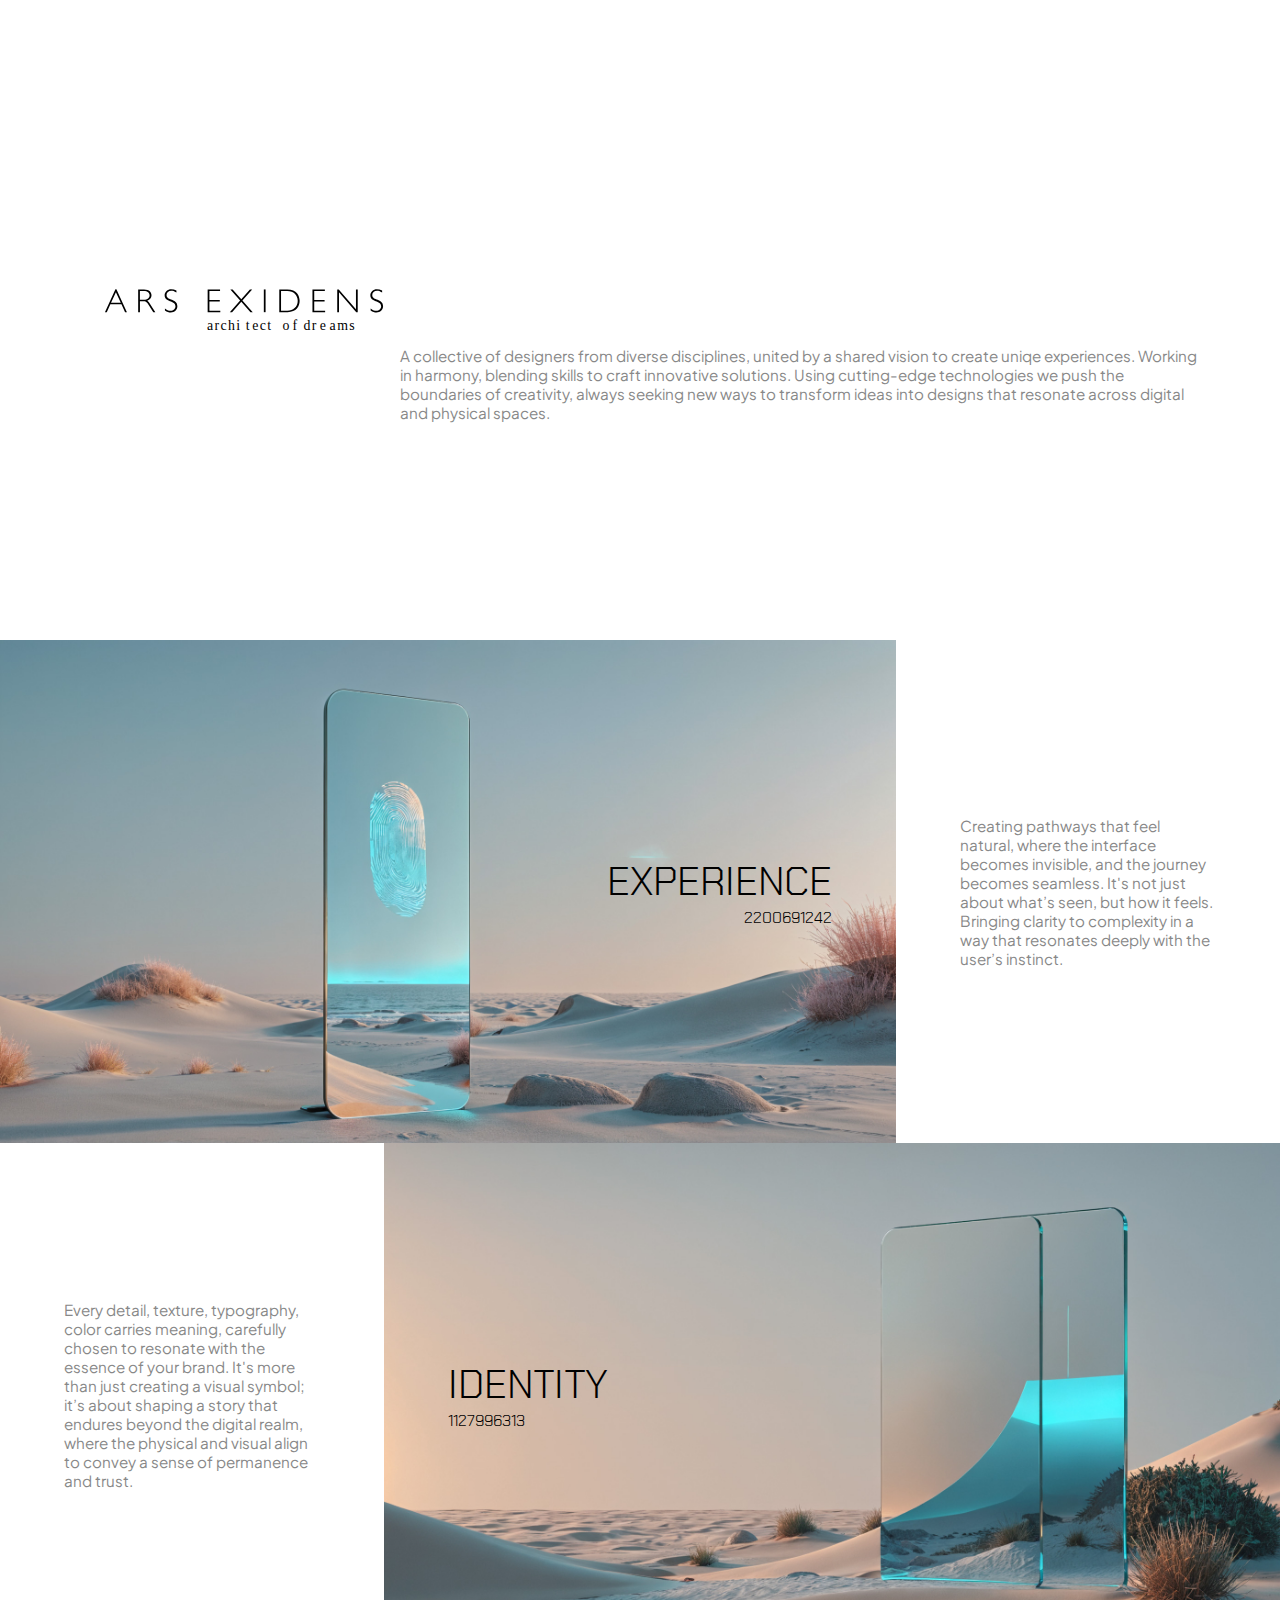
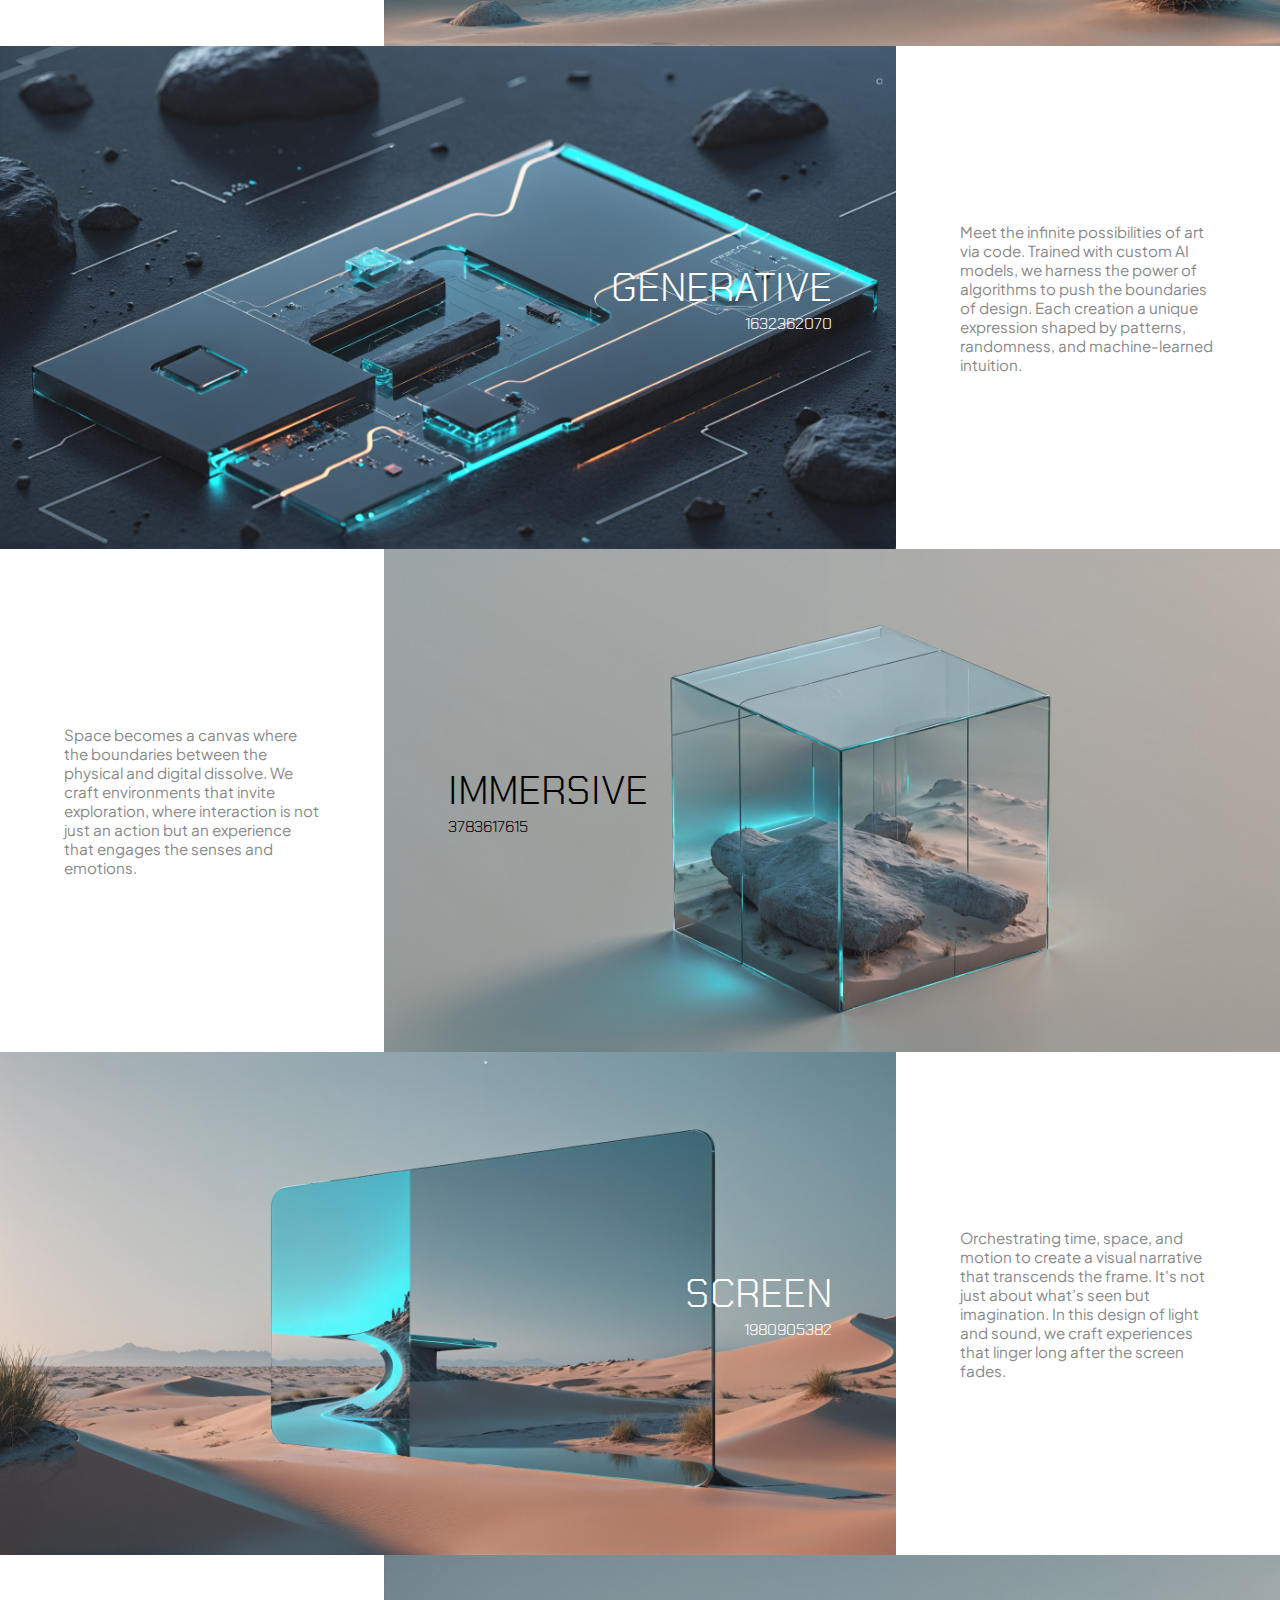
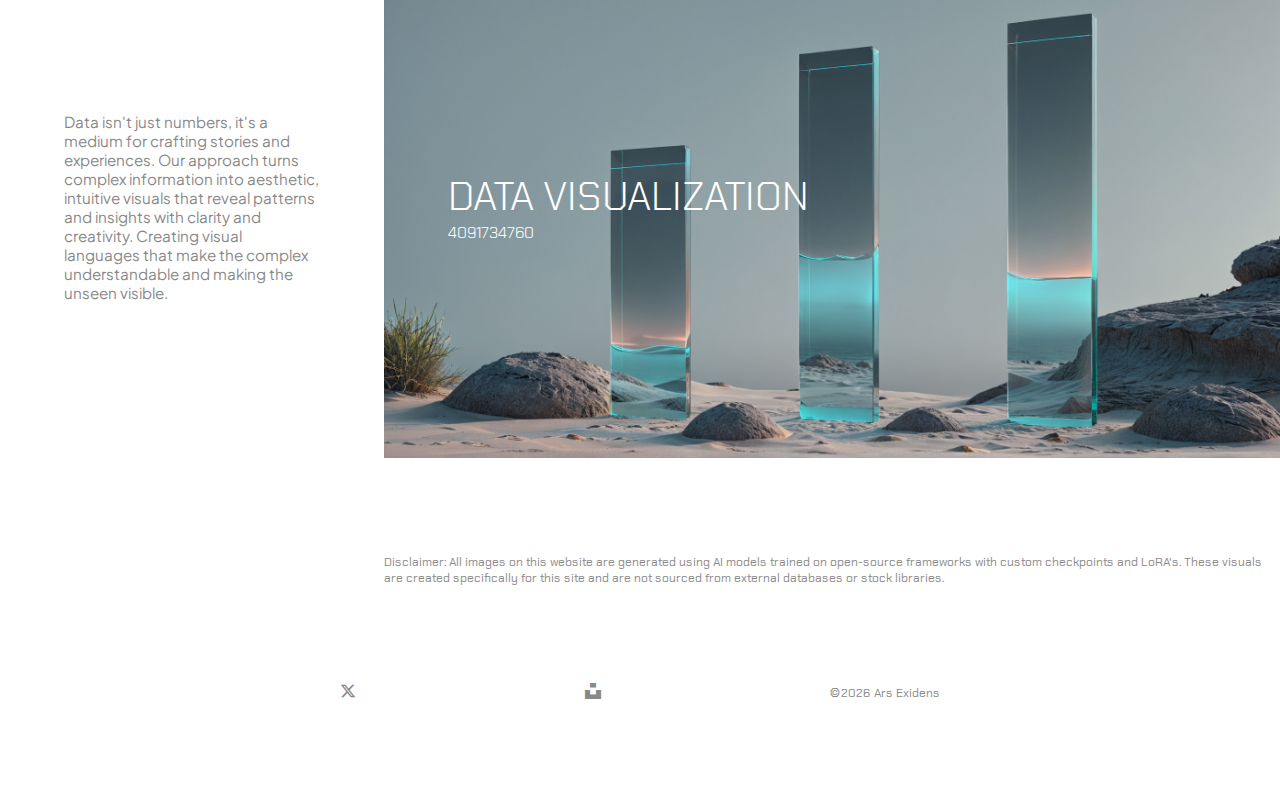
<file: index.html>
<!DOCTYPE html>
<html lang="en">
<head>
    <meta charset="UTF-8">
    <meta name="viewport" content="width=device-width, initial-scale=1.0">
    <title>ARS EXIDENS</title>
    <link rel="stylesheet" href="style.css">
    <link rel="stylesheet" href="icomoon/style.css">
    <!-- Favicon -->
    <link rel="icon" href="/favicon/favicon.ico" type="image/x-icon">
    <link rel="icon" href="/favicon/favicon-32x32.png" type="image/png">
</head>
<body>
    <!-- <header>
        <img src="img/logo.svg" alt="">
        <ul class="menu">
          <li>About Us</li>
          <li>experince</li>
          <li>identity</li>
          <li>generative</li>
          <li>immersive</li>
          <li>screen</li>
          <li>data visualization</li>
        </ul>
    </header> -->
    <section class="section header">
      <div class="logo">
        <img src="img/logo.svg" alt="">
      </div>
      <div class="about">
        A collective of designers from diverse disciplines, united by a shared vision to create uniqe experiences. Working in harmony, blending skills to craft innovative solutions. Using cutting-edge technologies we push the boundaries of creativity, always seeking new ways to transform ideas into designs that resonate across digital and physical spaces.
      </div>
    </section>
    <section class="section experience">
      <div class="image">
        <div class="text-group">
          <div class="title">experience</div>
          <div class="seed">2200691242</div>
        </div>
        <img src="img/2200691242-blank.jpg" alt="experince">
      </div>
      <div class="text">
        <div class="title">experience</div>
        <div class="info">
          Creating pathways that feel natural, where the interface becomes invisible, and the journey becomes seamless. It's not just about what’s seen, but how it feels. Bringing clarity to complexity in a way that resonates deeply with the user’s instinct.
        </div>
        <div class="seed">2200691242</div>
      </div>
    </section>

    <section class="section identity reverse">
      <div class="image">
        <div class="text-group">
          <div class="title">identity</div>
          <div class="seed">1127996313</div>
        </div>
        <img src="img/1127996313-blank.jpg" alt="identity">
      </div>
      <div class="text">
        <div class="title">identity</div>
        <div class="info">
          Every detail, texture, typography, color carries meaning, carefully chosen to resonate with the essence of your brand.
          It's more than just creating a visual symbol; it’s about shaping a story that endures beyond the digital realm, where the physical and visual align to convey a sense of permanence and trust.
        </div>
        <div class="seed">1127996313</div>
      </div>
    </section>

    <section class="section generative">
      <div class="image">
        <div class="text-group">
          <div class="title">generative</div>
          <div class="seed">1632362070</div>
        </div>
        <img src="img/1632362070-blank.jpg" alt="generative">
      </div>
      <div class="text">
        <div class="title">generative</div>
        <div class="info">
          Meet the infinite possibilities of art via code. Trained with custom AI models, we harness the power of algorithms to push the boundaries of design. Each creation a unique expression shaped by patterns, randomness, and machine-learned intuition.
        </div>
        <div class="seed">1632362070</div>
      </div>
    </section>

    <section class="section immersive reverse">
      <div class="image">
        <div class="text-group">
          <div class="title">immersive</div>
          <div class="seed">3783617615</div>
        </div>
        <img src="img/3783617615-blank.jpg" alt="immersive">
      </div>
      <div class="text">
        <div class="title">immersive</div>
        <div class="info">
          Space becomes a canvas where the boundaries between the physical and digital dissolve. We craft environments that invite exploration, where interaction is not just an action but an experience that engages the senses and emotions.
        </div>
        <div class="seed">3783617615</div>
      </div>
    </section>

    <section class="section screen">
      <div class="image">
        <div class="text-group">
          <div class="title">screen</div>
          <div class="seed">1980905382</div>
        </div>
        <img src="img/1980905382-blank.jpg" alt="screen">
      </div>
      <div class="text">
        <div class="title">screen</div>
        <div class="info">
          Orchestrating time, space, and motion to create a visual narrative that transcends the frame. It's not just about what’s seen but imagination. In this design of light and sound, we craft experiences that linger long after the screen fades.
        </div>
        <div class="seed">1980905382</div>
      </div>
    </section>

    <section class="section datavis reverse">
      <div class="image">
        <div class="text-group">
          <div class="title">data visualization</div>
          <div class="seed">4091734760</div>
        </div>
        <img src="img/4091734760-blank.jpg" alt="data visualization">
      </div>
      <div class="text">
        <div class="title">data visualization</div>
        <div class="info">
          Data isn't just numbers, it's a medium for crafting stories and experiences. Our approach turns complex information into aesthetic, intuitive visuals that reveal patterns and insights with clarity and creativity. Creating visual languages that make the complex understandable and making the unseen visible.
        </div>
        <div class="seed">4091734760</div>
      </div>
    </section>


    <div class="disclaimer">
      <p>
        Disclaimer:
        All images on this website are generated using AI models trained on open-source frameworks with custom checkpoints and LoRA's. These visuals are created specifically for this site and are not sourced from external databases or stock libraries.
      </p>
    </div>
    <footer>
        <ul>
            <li><a href="https://x.com/arsexidens" target="_blank"><span class="icon-x"></span></a></li>
            <!-- <li><span class="icon-instagram"></span></li> -->
            <li><a href="https://unsplash.com/@cemersozlu" target="_blank"><span class="icon-unsplash"></span></a></li>
            <!-- <li><span class="icon-behance"></span></li> -->
            <!-- <li><span class="icon-youtube"></span></li> -->
            <div class="copyright"> &copy;<span id="current-year"></span> Ars Exidens</div>
        </ul>
    </footer>
</body>

<script>
  // Get the current year
  const currentYear = new Date().getFullYear();

  // Set the current year in the span with id 'current-year'
  document.getElementById('current-year').textContent = currentYear;
</script>

</html>
</file>
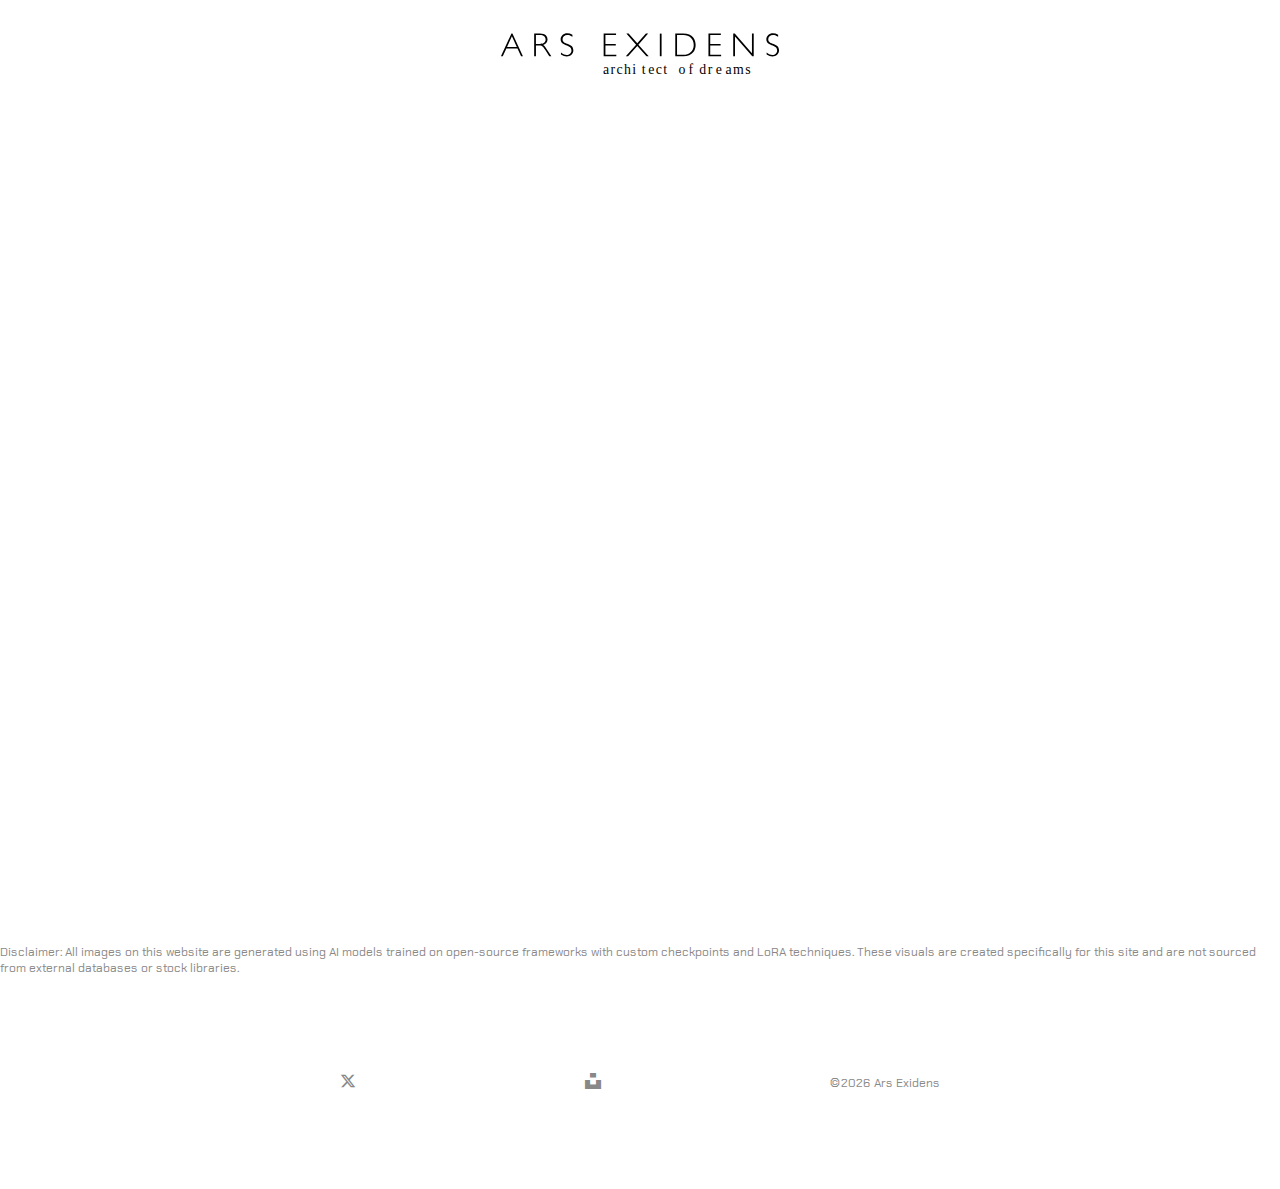
<file: index-old.html>
<!DOCTYPE html>
<html lang="en">
<head>
    <meta charset="UTF-8">
    <meta name="viewport" content="width=device-width, initial-scale=1.0">
    <title>ARS EXIDENS</title>
    <link rel="stylesheet" href="style.css">
    <link rel="stylesheet" href="icomoon/style.css">
    <!-- Favicon -->
    <link rel="icon" href="/favicon/favicon.ico" type="image/x-icon">
    <link rel="icon" href="/favicon/favicon-32x32.png" type="image/png">
</head>
<body>
    <header>
        <img src="img/logo.svg" alt="">
    </header>

    <section>

    </section>
    <div class="slider">
        <div class="slides">
          <div class="slide">
            <img src="img/3405033670.jpg" alt="mobile">
          </div>
          <div class="slide">
            <img src="img/2200691242.jpg" alt="experince">
          </div>
          <div class="slide">
            <img src="img/1632362070.jpg" alt="generative">
          </div>
          <div class="slide">
            <img src="img/1980905382.jpg" alt="screen">
          </div>
          <div class="slide">
            <img src="img/3783617615.jpg" alt="immersive">
          </div>
          <div class="slide">
            <img src="img/1127996313.jpg" alt="identity">
          </div>
          <div class="slide">
            <img src="img/4091734760.jpg" alt="data visualiztion">
          </div>
        </div>
        <!-- Line Indicators -->
        <ul class="indicators">
            <li class="indicator">
              <div class="line"></div>
            </li>
            <li class="indicator">
              <div class="line"></div>
            </li>
            <li class="indicator">
              <div class="line"></div>
            </li>
            <li class="indicator">
              <div class="line"></div>
            </li>
            <li class="indicator">
              <div class="line"></div>
            </li>
            <li class="indicator">
              <div class="line"></div>
            </li>
            <li class="indicator">
              <div class="line"></div>
            </li>
        </ul>
    </div>
    <div class="disclaimer">
      Disclaimer:
      All images on this website are generated using AI models trained on open-source frameworks with custom checkpoints and LoRA techniques. These visuals are created specifically for this site and are not sourced from external databases or stock libraries.
    </div>
    <footer>
        <ul>
            <li><a href="https://x.com/arsexidens" target="_blank"><span class="icon-x"></span></a></li>
            <!-- <li><span class="icon-instagram"></span></li> -->
            <li><a href="https://unsplash.com/@cemersozlu" target="_blank"><span class="icon-unsplash"></span></a></li>
            <!-- <li><span class="icon-behance"></span></li> -->
            <!-- <li><span class="icon-youtube"></span></li> -->
            <div class="copyright"> &copy;<span id="current-year"></span> Ars Exidens</div>
        </ul>
    </footer>
</body>

<script>
  // Get the current year
  const currentYear = new Date().getFullYear();

  // Set the current year in the span with id 'current-year'
  document.getElementById('current-year').textContent = currentYear;
</script>

</html>
</file>
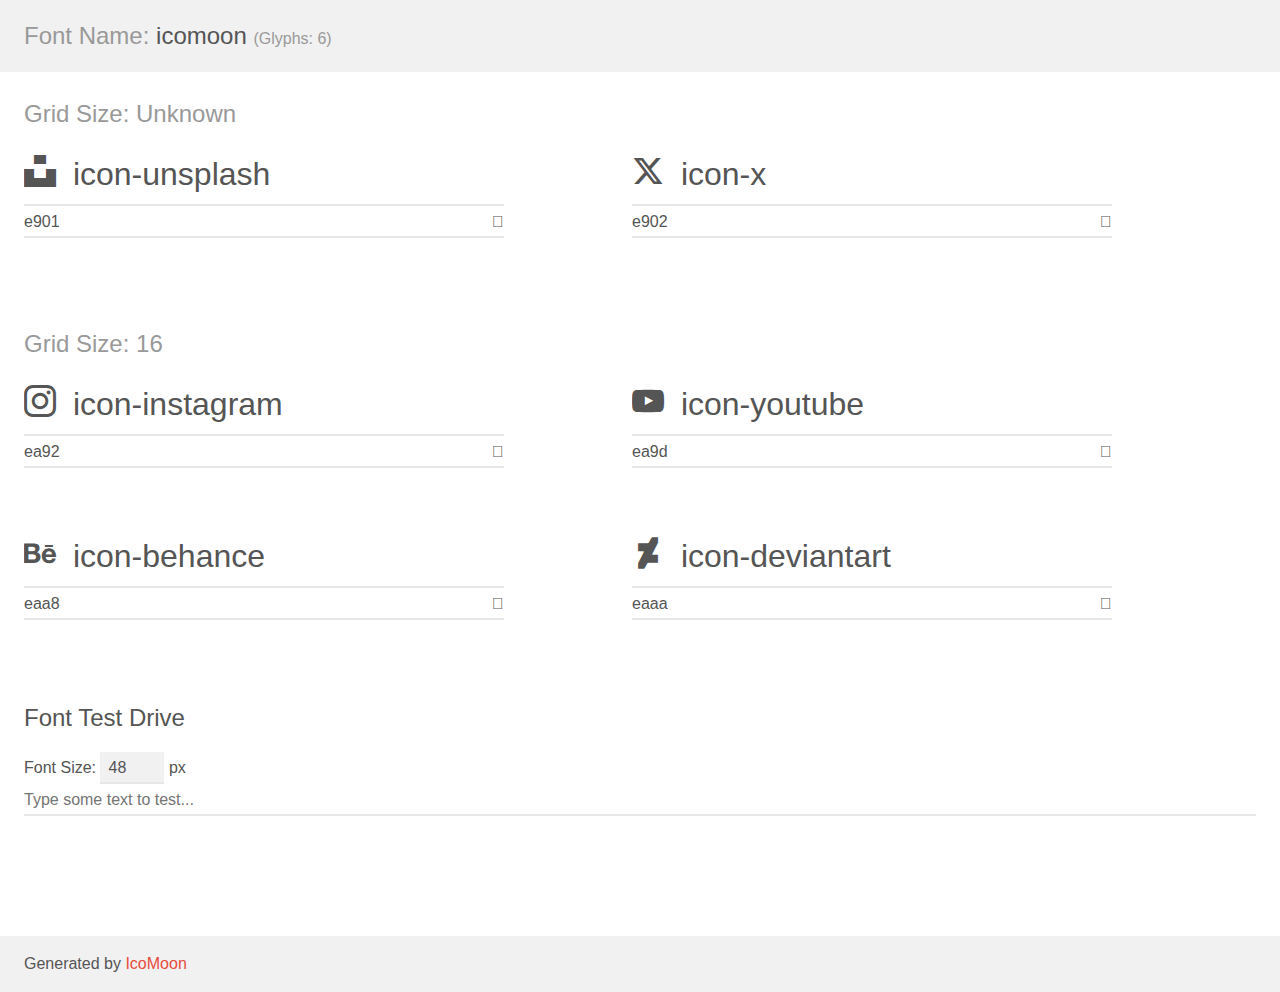
<file: icomoon/demo.html>
<!doctype html>
<html>
<head>
    <meta charset="utf-8">
    <title>IcoMoon Demo</title>
    <meta name="description" content="An Icon Font Generated By IcoMoon.io">
    <meta name="viewport" content="width=device-width, initial-scale=1">
    <link rel="stylesheet" href="demo-files/demo.css">
    <link rel="stylesheet" href="style.css"></head>
<body>
    <div class="bgc1 clearfix">
        <h1 class="mhmm mvm"><span class="fgc1">Font Name:</span> icomoon <small class="fgc1">(Glyphs:&nbsp;6)</small></h1>
    </div>
    <div class="clearfix mhl ptl">
        <h1 class="mvm mtn fgc1">Grid Size: Unknown</h1>
        <div class="glyph fs1">
            <div class="clearfix bshadow0 pbs">
                <span class="icon-unsplash"></span>
                <span class="mls"> icon-unsplash</span>
            </div>
            <fieldset class="fs0 size1of1 clearfix hidden-false">
                <input type="text" readonly value="e901" class="unit size1of2" />
                <input type="text" maxlength="1" readonly value="&#xe901;" class="unitRight size1of2 talign-right" />
            </fieldset>
            <div class="fs0 bshadow0 clearfix hidden-true">
                <span class="unit pvs fgc1">liga: </span>
                <input type="text" readonly value="" class="liga unitRight" />
            </div>
        </div>
        <div class="glyph fs1">
            <div class="clearfix bshadow0 pbs">
                <span class="icon-x"></span>
                <span class="mls"> icon-x</span>
            </div>
            <fieldset class="fs0 size1of1 clearfix hidden-false">
                <input type="text" readonly value="e902" class="unit size1of2" />
                <input type="text" maxlength="1" readonly value="&#xe902;" class="unitRight size1of2 talign-right" />
            </fieldset>
            <div class="fs0 bshadow0 clearfix hidden-true">
                <span class="unit pvs fgc1">liga: </span>
                <input type="text" readonly value="" class="liga unitRight" />
            </div>
        </div>
    </div>
    <div class="clearfix mhl ptl">
        <h1 class="mvm mtn fgc1">Grid Size: 16</h1>
        <div class="glyph fs2">
            <div class="clearfix bshadow0 pbs">
                <span class="icon-instagram"></span>
                <span class="mls"> icon-instagram</span>
            </div>
            <fieldset class="fs0 size1of1 clearfix hidden-false">
                <input type="text" readonly value="ea92" class="unit size1of2" />
                <input type="text" maxlength="1" readonly value="&#xea92;" class="unitRight size1of2 talign-right" />
            </fieldset>
            <div class="fs0 bshadow0 clearfix hidden-true">
                <span class="unit pvs fgc1">liga: </span>
                <input type="text" readonly value="instagram, brand12" class="liga unitRight" />
            </div>
        </div>
        <div class="glyph fs2">
            <div class="clearfix bshadow0 pbs">
                <span class="icon-youtube"></span>
                <span class="mls"> icon-youtube</span>
            </div>
            <fieldset class="fs0 size1of1 clearfix hidden-false">
                <input type="text" readonly value="ea9d" class="unit size1of2" />
                <input type="text" maxlength="1" readonly value="&#xea9d;" class="unitRight size1of2 talign-right" />
            </fieldset>
            <div class="fs0 bshadow0 clearfix hidden-true">
                <span class="unit pvs fgc1">liga: </span>
                <input type="text" readonly value="youtube, brand21" class="liga unitRight" />
            </div>
        </div>
        <div class="glyph fs2">
            <div class="clearfix bshadow0 pbs">
                <span class="icon-behance"></span>
                <span class="mls"> icon-behance</span>
            </div>
            <fieldset class="fs0 size1of1 clearfix hidden-false">
                <input type="text" readonly value="eaa8" class="unit size1of2" />
                <input type="text" maxlength="1" readonly value="&#xeaa8;" class="unitRight size1of2 talign-right" />
            </fieldset>
            <div class="fs0 bshadow0 clearfix hidden-true">
                <span class="unit pvs fgc1">liga: </span>
                <input type="text" readonly value="behance, brand32" class="liga unitRight" />
            </div>
        </div>
        <div class="glyph fs2">
            <div class="clearfix bshadow0 pbs">
                <span class="icon-deviantart"></span>
                <span class="mls"> icon-deviantart</span>
            </div>
            <fieldset class="fs0 size1of1 clearfix hidden-false">
                <input type="text" readonly value="eaaa" class="unit size1of2" />
                <input type="text" maxlength="1" readonly value="&#xeaaa;" class="unitRight size1of2 talign-right" />
            </fieldset>
            <div class="fs0 bshadow0 clearfix hidden-true">
                <span class="unit pvs fgc1">liga: </span>
                <input type="text" readonly value="deviantart, brand34" class="liga unitRight" />
            </div>
        </div>
    </div>

    <!--[if gt IE 8]><!-->
    <div class="mhl clearfix mbl">
        <h1>Font Test Drive</h1>
        <label>
            Font Size: <input id="fontSize" type="number" class="textbox0 mbm"
            min="8" value="48" />
            px
        </label>
        <input id="testText" type="text" class="phl size1of1 mvl"
        placeholder="Type some text to test..." value=""/>
        <div id="testDrive" class="icon-" style="font-family: icomoon">&nbsp;
        </div>
    </div>
    <!--<![endif]-->
    <div class="bgc1 clearfix">
        <p class="mhl">Generated by <a href="https://icomoon.io/app">IcoMoon</a></p>
    </div>

    <script src="demo-files/demo.js"></script>
</body>
</html>
</file>
<file: style.css>
@import url("https://fonts.googleapis.com/css2?family=Chakra+Petch:wght@300;400&display=swap");
@import url("https://fonts.googleapis.com/css2?family=Plus+Jakarta+Sans:wght@200..800&display=swap");
* {
  margin: 0;
  padding: 0;
  box-sizing: border-box;
}

ul, li {
  margin: 0;
  padding: 0;
  list-style: none;
}

body {
  font-family: "Chakra Petch", system-ui;
  font-weight: 300;
  font-style: normal;
  color: #888;
}

a {
  color: #888;
  text-decoration: none;
}

header {
  height: 8rem;
  display: flex;
  justify-content: center;
  align-items: center;
  width: 1024px;
  margin: 0 auto;
}
header img {
  width: 280px;
}
header .menu {
  display: flex;
  flex-direction: row;
}
header .menu li {
  padding: 0 0.5rem;
}

.section {
  display: flex;
  flex-direction: row;
  position: relative;
  width: 100%;
  float: left;
}
.section.header {
  height: 40rem;
}
.section.header .logo {
  display: flex;
  justify-content: flex-end;
  width: 30%;
}
.section.header .logo img {
  width: 280px;
}
.section.header .about {
  width: 70%;
  display: flex;
  align-items: center;
  font-family: "Plus Jakarta Sans", sans-serif;
  font-optical-sizing: auto;
  font-weight: 400;
  font-size: 0.95rem;
  padding: 8rem 5rem 0rem 1rem;
}
.section.generative .title, .section.generative .seed, .section.screen .title, .section.screen .seed, .section.datavis .title, .section.datavis .seed {
  color: white;
}
.section.reverse {
  flex-direction: row-reverse;
}
.section.reverse .image .text-group {
  align-items: flex-start;
}
.section .image, .section .text {
  position: relative;
  float: left;
}
.section .image {
  position: relative;
  width: 70%;
  display: flex;
  justify-content: center;
  align-items: center;
}
.section .image .text-group {
  display: flex;
  flex-direction: column;
  justify-content: center;
  align-items: flex-end;
  position: absolute;
  right: 0;
  width: 100%;
  z-index: 5;
  color: black;
  padding: 0 4rem;
}
.section .image .text-group .title {
  position: relative;
  font-size: 2.5rem;
  text-transform: uppercase;
}
.section .image img {
  position: relative;
  float: left;
  width: 100%;
}
.section .text {
  display: flex;
  justify-content: center;
  flex-direction: column;
  padding: 4rem;
  width: 30%;
}
.section .text .title {
  font-size: 2.5rem;
  text-transform: uppercase;
  text-align: center;
  display: none;
}
.section .text .info {
  font-family: "Plus Jakarta Sans", sans-serif;
  font-optical-sizing: auto;
  font-weight: 400;
  font-size: 0.95rem;
  padding: 0.5rem 0;
}
.section .text .seed {
  display: none;
}

.slider {
  position: relative;
  width: 100%;
  max-width: 100%;
  overflow: hidden;
  aspect-ratio: 16/9;
}
.slider .slides {
  position: relative;
  width: 100%;
  height: 100%;
}
.slider .slides .slide {
  position: absolute;
  width: 100%;
  height: 100%;
  opacity: 0;
  animation: fadeAnimation 28s infinite;
}
.slider .slides .slide img {
  width: 100%;
  height: 100%;
  -o-object-fit: cover;
     object-fit: cover;
}
.slider .slides .slide:nth-child(1) {
  animation-delay: 0s;
}
.slider .slides .slide:nth-child(2) {
  animation-delay: 4s;
}
.slider .slides .slide:nth-child(3) {
  animation-delay: 8s;
}
.slider .slides .slide:nth-child(4) {
  animation-delay: 12s;
}
.slider .slides .slide:nth-child(5) {
  animation-delay: 16s;
}
.slider .slides .slide:nth-child(6) {
  animation-delay: 20s;
}
.slider .slides .slide:nth-child(7) {
  animation-delay: 24s;
}
.slider .indicators {
  position: absolute;
  bottom: 20px;
  left: 50%;
  transform: translateX(-50%);
  display: flex;
  gap: 10px;
  list-style: none;
  padding: 0;
}
.slider .indicators .indicator {
  position: relative;
  width: 100px;
  height: 2px;
  background-color: rgba(255, 255, 255, 0.2);
  overflow: hidden;
}
@media (max-width: 600px) {
  .slider .indicators .indicator {
    width: 30px;
  }
}
.slider .indicators .indicator .line {
  position: absolute;
  top: 0;
  left: 0;
  width: 0;
  height: 100%;
  background-color: rgba(255, 255, 255, 0.5);
  transition: width 0.3s ease;
}
.slider .indicators .indicator:nth-child(1) .line {
  animation: fillLine 28s infinite;
}
.slider .indicators .indicator:nth-child(2) .line {
  animation: fillLine 28s infinite;
  animation-delay: 4s;
}
.slider .indicators .indicator:nth-child(3) .line {
  animation: fillLine 28s infinite;
  animation-delay: 8s;
}
.slider .indicators .indicator:nth-child(4) .line {
  animation: fillLine 28s infinite;
  animation-delay: 12s;
}
.slider .indicators .indicator:nth-child(5) .line {
  animation: fillLine 28s infinite;
  animation-delay: 16s;
}
.slider .indicators .indicator:nth-child(6) .line {
  animation: fillLine 28s infinite;
  animation-delay: 20s;
}
.slider .indicators .indicator:nth-child(7) .line {
  animation: fillLine 28s infinite;
  animation-delay: 24s;
}

@keyframes fadeAnimation {
  0% {
    opacity: 0;
  }
  7.1428571429% {
    opacity: 1;
  }
  14.2857142857% {
    opacity: 1;
  }
  21.4285714286% {
    opacity: 0;
  }
  100% {
    opacity: 0;
  }
}
@keyframes fillLine {
  0% {
    width: 0;
  }
  7.1428571429% {
    width: 0;
  }
  14.2857142857% {
    width: 100%;
  }
  21.4285714286% {
    width: 100%;
  }
  100% {
    width: 0;
  }
}
.disclaimer {
  position: relative;
  float: left;
  width: 100%;
  display: flex;
  justify-content: flex-end;
  padding-top: 6rem;
  font-size: 0.75rem;
  font-weight: 400;
}
.disclaimer p {
  width: 70%;
}

footer {
  position: relative;
  width: 100%;
  float: left;
}
footer ul {
  width: 600px;
  margin: 0 auto;
  padding: 6rem 0;
}
footer ul {
  display: flex;
  justify-content: space-between;
  align-items: center;
}

.copyright {
  font-size: 0.75rem;
  font-weight: 400;
}

@media (max-width: 1000px) {
  header {
    width: 100%;
  }
  header .menu {
    display: none;
  }
  .section {
    flex-direction: column !important;
    padding: 0 0 0 0;
  }
  .section.header {
    height: auto;
    flex-direction: column;
    padding-bottom: 4rem;
  }
  .section.header .logo, .section.header .about {
    width: 100%;
  }
  .section.header .logo {
    padding: 1rem;
    justify-content: center;
  }
  .section.header .about {
    width: 100%;
    padding: 1rem;
  }
  .section .image, .section .text {
    width: 100%;
  }
  .section .text {
    padding: 1rem 1rem 10rem 1rem;
  }
  .section .image {
    align-items: flex-end;
  }
  .section .image .text-group {
    align-items: flex-start;
    padding: 1rem;
  }
  .disclaimer, footer {
    width: 100%;
    padding: 3rem 1rem 0 1rem;
  }
  .disclaimer p, .disclaimer ul, footer p, footer ul {
    width: 100%;
  }
}/*# sourceMappingURL=style.css.map */
</file>
<file: icomoon/style.css>
@font-face {
  font-family: 'icomoon';
  src:  url('fonts/icomoon.eot?3ljvsi');
  src:  url('fonts/icomoon.eot?3ljvsi#iefix') format('embedded-opentype'),
    url('fonts/icomoon.ttf?3ljvsi') format('truetype'),
    url('fonts/icomoon.woff?3ljvsi') format('woff'),
    url('fonts/icomoon.svg?3ljvsi#icomoon') format('svg');
  font-weight: normal;
  font-style: normal;
  font-display: block;
}

[class^="icon-"], [class*=" icon-"] {
  /* use !important to prevent issues with browser extensions that change fonts */
  font-family: 'icomoon' !important;
  speak: never;
  font-style: normal;
  font-weight: normal;
  font-variant: normal;
  text-transform: none;
  line-height: 1;

  /* Better Font Rendering =========== */
  -webkit-font-smoothing: antialiased;
  -moz-osx-font-smoothing: grayscale;
}

.icon-unsplash:before {
  content: "\e901";
}
.icon-x:before {
  content: "\e902";
}
.icon-instagram:before {
  content: "\ea92";
}
.icon-youtube:before {
  content: "\ea9d";
}
.icon-behance:before {
  content: "\eaa8";
}
.icon-deviantart:before {
  content: "\eaaa";
}
</file>
<file: icomoon/demo-files/demo.css>
body {
  padding: 0;
  margin: 0;
  font-family: sans-serif;
  font-size: 1em;
  line-height: 1.5;
  color: #555;
  background: #fff;
}
h1 {
  font-size: 1.5em;
  font-weight: normal;
}
small {
  font-size: .66666667em;
}
a {
  color: #e74c3c;
  text-decoration: none;
}
a:hover, a:focus {
  box-shadow: 0 1px #e74c3c;
}
.bshadow0, input {
  box-shadow: inset 0 -2px #e7e7e7;
}
input:hover {
  box-shadow: inset 0 -2px #ccc;
}
input, fieldset {
  font-family: sans-serif;
  font-size: 1em;
  margin: 0;
  padding: 0;
  border: 0;
}
input {
  color: inherit;
  line-height: 1.5;
  height: 1.5em;
  padding: .25em 0;
}
input:focus {
  outline: none;
  box-shadow: inset 0 -2px #449fdb;
}
.glyph {
  font-size: 16px;
  width: 15em;
  padding-bottom: 1em;
  margin-right: 4em;
  margin-bottom: 1em;
  float: left;
  overflow: hidden;
}
.liga {
  width: 80%;
  width: calc(100% - 2.5em);
}
.talign-right {
  text-align: right;
}
.talign-center {
  text-align: center;
}
.bgc1 {
  background: #f1f1f1;
}
.fgc1 {
  color: #999;
}
.fgc0 {
  color: #000;
}
p {
  margin-top: 1em;
  margin-bottom: 1em;
}
.mvm {
  margin-top: .75em;
  margin-bottom: .75em;
}
.mtn {
  margin-top: 0;
}
.mtl, .mal {
  margin-top: 1.5em;
}
.mbl, .mal {
  margin-bottom: 1.5em;
}
.mal, .mhl {
  margin-left: 1.5em;
  margin-right: 1.5em;
}
.mhmm {
  margin-left: 1em;
  margin-right: 1em;
}
.mls {
  margin-left: .25em;
}
.ptl {
  padding-top: 1.5em;
}
.pbs, .pvs {
  padding-bottom: .25em;
}
.pvs, .pts {
  padding-top: .25em;
}
.unit {
  float: left;
}
.unitRight {
  float: right;
}
.size1of2 {
  width: 50%;
}
.size1of1 {
  width: 100%;
}
.clearfix:before, .clearfix:after {
  content: " ";
  display: table;
}
.clearfix:after {
  clear: both;
}
.hidden-true {
  display: none;
}
.textbox0 {
  width: 3em;
  background: #f1f1f1;
  padding: .25em .5em;
  line-height: 1.5;
  height: 1.5em;
}
#testDrive {
  display: block;
  padding-top: 24px;
  line-height: 1.5;
}
.fs0 {
  font-size: 16px;
}
.fs1 {
  font-size: 32px;
}
.fs2 {
  font-size: 32px;
}
</file>
